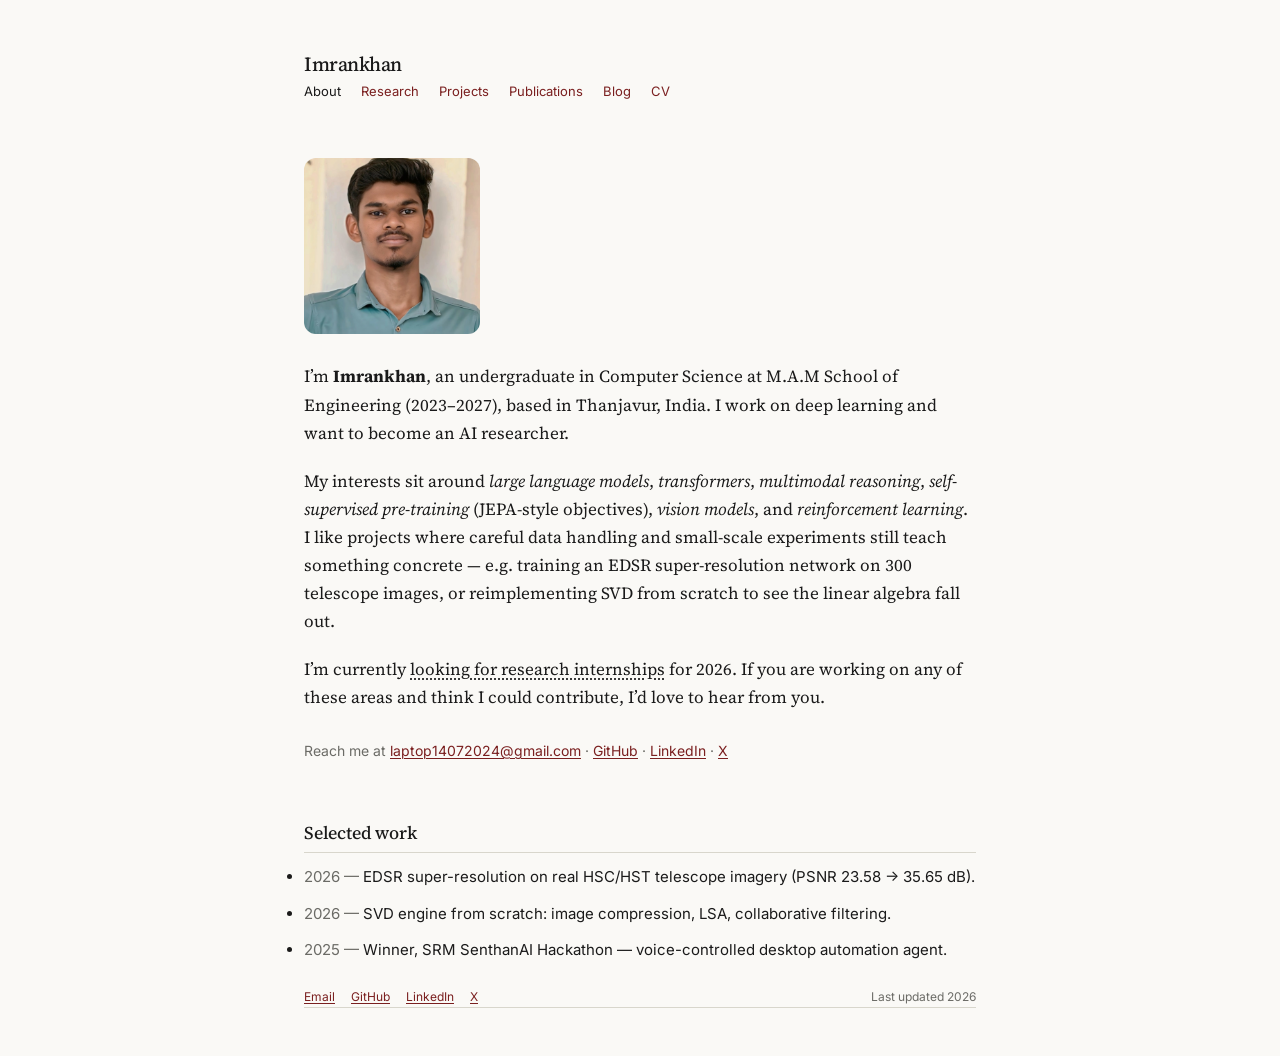
<file: index.html>
<!DOCTYPE html>
<html lang="en">
<head>
    <meta charset="UTF-8">
    <meta name="viewport" content="width=device-width, initial-scale=1.0">
    <title>About</title>
    <link rel="stylesheet" href="styles.css">
    <link rel="preconnect" href="https://fonts.googleapis.com">
    <link rel="preconnect" href="https://fonts.gstatic.com" crossorigin>
    <link href="https://fonts.googleapis.com/css2?family=Source+Serif+4:opsz,wght@8..60,400;8..60,500;8..60,600&family=Inter:wght@400;500&family=JetBrains+Mono:wght@400&display=swap" rel="stylesheet">
    <link rel="icon" href="my_code_imge.png" type="image/png">
    <link rel="canonical" href="https://imrancoder786.github.io/" />
    <meta name="google-site-verification" content="_39HEylc68mukIedmWVa5mtRYaAaUlFHjrxsLiXHopI" />

    <!-- Open Graph / LinkedIn / Facebook / WhatsApp -->
    <meta property="og:type" content="website">
    <meta property="og:title" content="About | Imrankhan">
    <meta property="og:description" content="Personal website and portfolio of Imrankhan.">
    <meta property="og:url" content="https://imrancoder786.github.io/">
    <meta property="og:image" content="https://imrancoder786.github.io/my_code_imge.png">

    <!-- Twitter / X Cards -->
    <meta name="twitter:card" content="summary_large_image">
    <meta name="twitter:title" content="About | Imrankhan">
    <meta name="twitter:description" content="Personal website and portfolio of Imrankhan.">
    <meta name="twitter:image" content="https://imrancoder786.github.io/my_code_imge.png">
</head>
<body>
    <div class="min-h-screen">
        <div class="layout-wrapper">
            <header></header>
            
            <main>
                <section class="space-y-5" id="bio-section">
                    <img
                    src="imrankhan.jpg"
                    alt="Imrankhan"
                    class="w-44 h-44 rounded-xl object-cover"
                    id="profile-img"
                    onerror="this.style.display='none';"
                    />
                </section>

                <section class="mt-14">
                    <h2 class="font-serif text-lg mb-3 pb-1 rule">Selected work</h2>
                    <ul class="space-y-3 font-sans text-[15px]" id="selected-work-list">
                        <!-- Selected works will be dynamically inserted here -->
                    </ul>
                </section>
            </main>
            
            <footer></footer>
        </div>
    </div>
    
    <script src="data.js"></script>
    <script src="layout.js"></script>
    <script>
        document.addEventListener("DOMContentLoaded", () => {
            const profile = window.PORTFOLIO_DATA.profile;
            const selectedWork = window.PORTFOLIO_DATA.selectedWork;
            
            // 1. Render Bio Paragraphs
            const bioSection = document.getElementById("bio-section");
            profile.bio.forEach(para => {
                const p = document.createElement("p");
                p.innerHTML = para;
                bioSection.appendChild(p);
            });

            // Add reach contact paragraph
            const contactP = document.createElement("p");
            contactP.className = "font-sans text-[14px] text-muted-foreground pt-2";
            contactP.innerHTML = `
                Reach me at <a href="mailto:${profile.email}">${profile.email}</a> · 
                <a href="${profile.github}" target="_blank" rel="noreferrer">GitHub</a> · 
                <a href="${profile.linkedin}" target="_blank" rel="noreferrer">LinkedIn</a> · 
                <a href="${profile.twitter}" target="_blank" rel="noreferrer">X</a>
            `;
            bioSection.appendChild(contactP);

            // 2. Render Selected Work
            const workList = document.getElementById("selected-work-list");
            selectedWork.forEach(item => {
                const li = document.createElement("li");
                li.innerHTML = `<span class="text-muted-foreground">${item.year} —</span> ${item.text}`;
                workList.appendChild(li);
            });
        });
    </script>
</body>
</html>
</file>
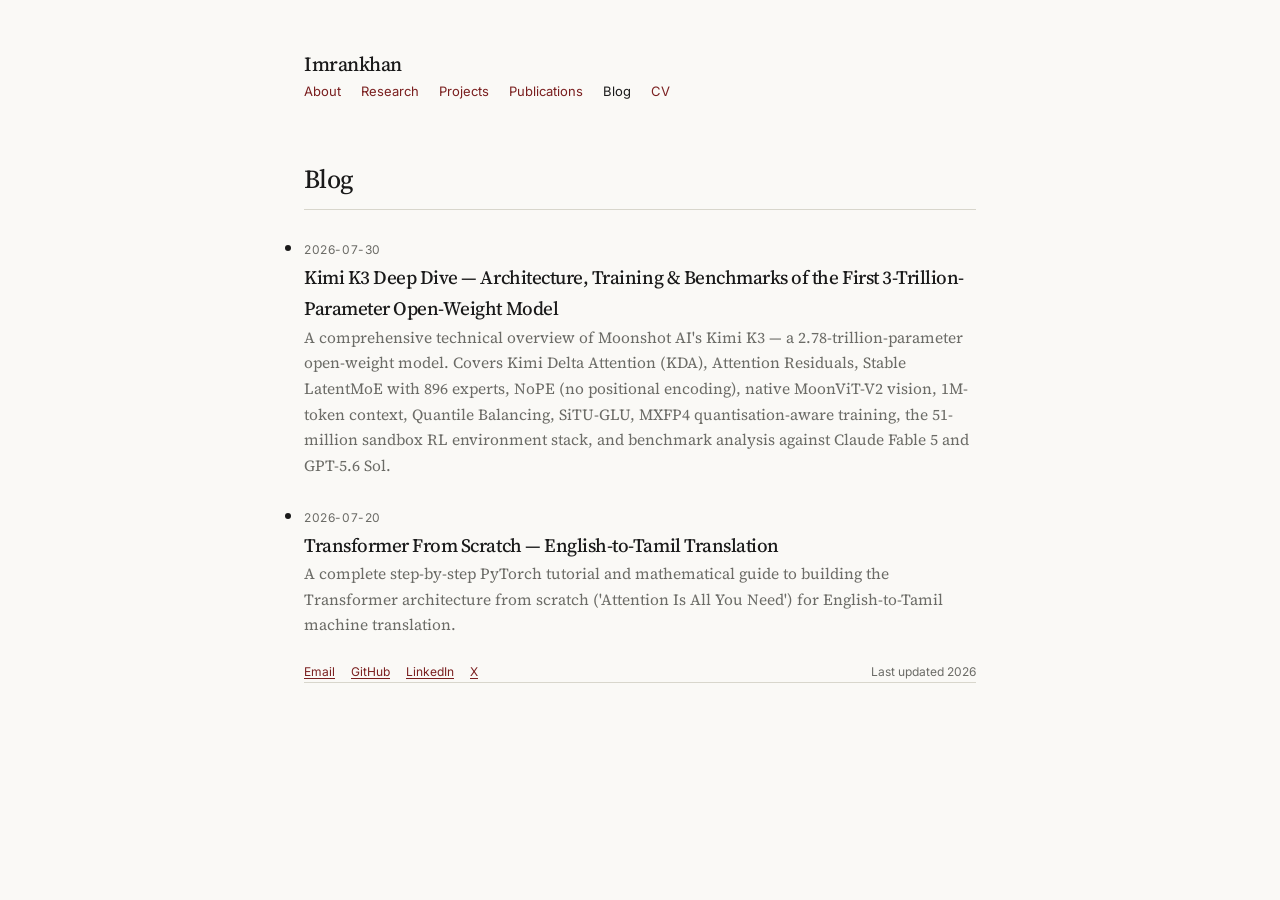
<file: blog.html>
<!DOCTYPE html>
<html lang="en">
<head>
    <meta charset="UTF-8">
    <meta name="viewport" content="width=device-width, initial-scale=1.0">
    <title>Blog</title>
    <link rel="stylesheet" href="styles.css">
    <link rel="preconnect" href="https://fonts.googleapis.com">
    <link rel="preconnect" href="https://fonts.gstatic.com" crossorigin>
    <link href="https://fonts.googleapis.com/css2?family=Source+Serif+4:opsz,wght@8..60,400;8..60,500;8..60,600&family=Inter:wght@400;500&family=JetBrains+Mono:wght@400&display=swap" rel="stylesheet">
    <link rel="icon" href="my_code_imge.png" type="image/png">
    <link rel="canonical" href="https://imrancoder786.github.io/blog.html">

    <!-- Open Graph / LinkedIn / Facebook / WhatsApp -->
    <meta property="og:type" content="website">
    <meta property="og:title" content="Blog | Imrankhan">
    <meta property="og:description" content="Blog and articles by Imrankhan.">
    <meta property="og:url" content="https://imrancoder786.github.io/blog.html">
    <meta property="og:image" content="https://imrancoder786.github.io/my_code_imge.png">

    <!-- Twitter / X Cards -->
    <meta name="twitter:card" content="summary_large_image">
    <meta name="twitter:title" content="Blog | Imrankhan">
    <meta name="twitter:description" content="Blog and articles by Imrankhan.">
    <meta name="twitter:image" content="https://imrancoder786.github.io/my_code_imge.png">
</head>
<body>
    <div class="min-h-screen">
        <div class="layout-wrapper">
            <header></header>
            
            <main>
                <h1 class="text-[26px] font-medium tracking-tight mb-6 pb-2 rule">Blog</h1>
                <div id="blog-container">
                    <!-- Blog posts will be dynamically inserted here -->
                </div>
            </main>
            
            <footer></footer>
        </div>
    </div>
    
    <script src="data.js"></script>
    <script src="layout.js"></script>
    <script>
        document.addEventListener("DOMContentLoaded", () => {
            const posts = window.PORTFOLIO_DATA.posts;
            const container = document.getElementById("blog-container");
            
            if (!posts || posts.length === 0) {
                container.innerHTML = `
                    <p class="text-muted-foreground">
                        No posts yet. Notes on papers I’m reading and experiments I’m running
                        will land here.
                    </p>
                `;
                return;
            }

            const ul = document.createElement("ul");
            ul.className = "space-y-6";

            posts.forEach(p => {
                const li = document.createElement("li");
                
                li.innerHTML = `
                    <div class="font-sans text-[12px] text-muted-foreground uppercase tracking-wide">
                        ${p.date}
                    </div>
                    <a href="blog-post.html?post=${p.slug}" class="font-serif text-[19px] logo hover:!underline" style="font-size: 19px; display: inline-block; margin-top: 2px;">
                        ${p.title}
                    </a>
                    <p class="text-[15.5px] text-muted-foreground mt-1">${p.summary}</p>
                `;
                ul.appendChild(li);
            });
            container.appendChild(ul);
        });
    </script>
</body>
</html>
</file>
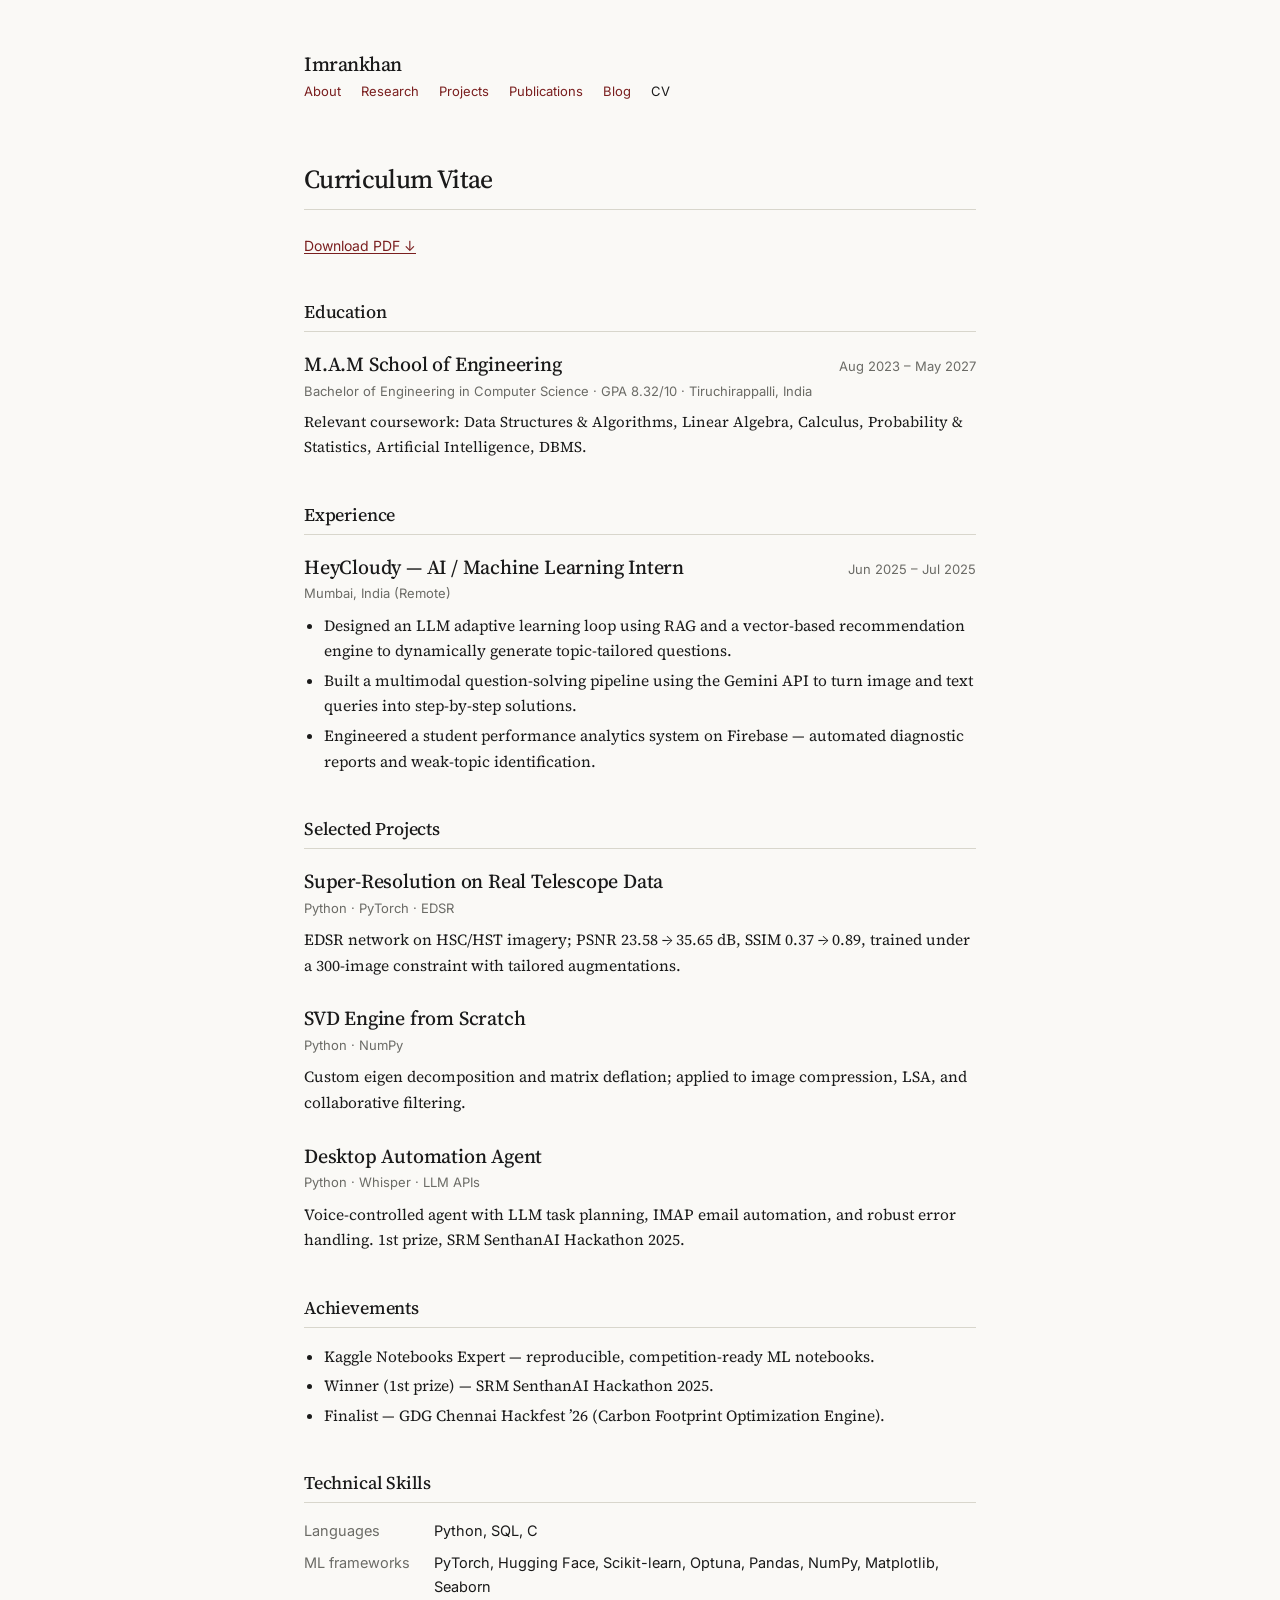
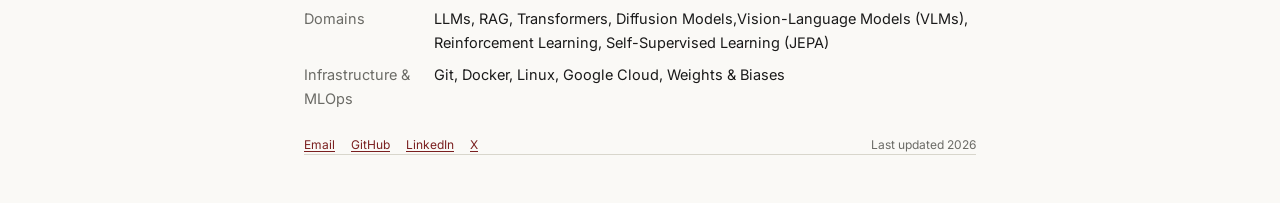
<file: cv.html>
<!DOCTYPE html>
<html lang="en">
<head>
    <meta charset="UTF-8">
    <meta name="viewport" content="width=device-width, initial-scale=1.0">
    <title>CV</title>
    <link rel="stylesheet" href="styles.css">
    <link rel="preconnect" href="https://fonts.googleapis.com">
    <link rel="preconnect" href="https://fonts.gstatic.com" crossorigin>
    <link href="https://fonts.googleapis.com/css2?family=Source+Serif+4:opsz,wght@8..60,400;8..60,500;8..60,600&family=Inter:wght@400;500&family=JetBrains+Mono:wght@400&display=swap" rel="stylesheet">
    <link rel="icon" href="my_code_imge.png" type="image/png">
    <link rel="canonical" href="https://imrancoder786.github.io/cv.html">

    <!-- Open Graph / LinkedIn / Facebook / WhatsApp -->
    <meta property="og:type" content="website">
    <meta property="og:title" content="CV | Imrankhan">
    <meta property="og:description" content="Curriculum Vitae of Imrankhan.">
    <meta property="og:url" content="https://imrancoder786.github.io/cv.html">
    <meta property="og:image" content="https://imrancoder786.github.io/my_code_imge.png">

    <!-- Twitter / X Cards -->
    <meta name="twitter:card" content="summary_large_image">
    <meta name="twitter:title" content="CV | Imrankhan">
    <meta name="twitter:description" content="Curriculum Vitae of Imrankhan.">
    <meta name="twitter:image" content="https://imrancoder786.github.io/my_code_imge.png">
</head>
<body>
    <div class="min-h-screen">
        <div class="layout-wrapper">
            <header></header>
            
            <main>
                <h1 class="text-[26px] font-medium tracking-tight mb-6 pb-2 rule">Curriculum Vitae</h1>
                <p class="font-sans text-[14px] text-muted-foreground mb-8">
                    <a href="imrankhan-cv.pdf" target="_blank" rel="noreferrer">
                        Download PDF ↓
                    </a>
                </p>

                <!-- Education Section -->
                <section class="mt-10">
                    <h2 class="font-serif text-lg mb-4 pb-1 rule">Education</h2>
                    <div class="space-y-6">
                        <div>
                            <div class="flex flex-wrap items-baseline justify-between gap-x-4">
                                <h3 class="font-serif text-[18px]">M.A.M School of Engineering</h3>
                                <span class="font-sans text-[13px] text-muted-foreground">Aug 2023 – May 2027</span>
                            </div>
                            <div class="font-sans text-[13px] text-muted-foreground mb-2">
                                Bachelor of Engineering in Computer Science · GPA 8.32/10 · Tiruchirappalli, India
                            </div>
                            <p class="text-[15px]">
                                Relevant coursework: Data Structures &amp; Algorithms, Linear Algebra, Calculus, Probability &amp; Statistics, Artificial Intelligence, DBMS.
                            </p>
                        </div>
                    </div>
                </section>

                <!-- Experience Section -->
                <section class="mt-10">
                    <h2 class="font-serif text-lg mb-4 pb-1 rule">Experience</h2>
                    <div class="space-y-6">
                        <div>
                            <div class="flex flex-wrap items-baseline justify-between gap-x-4">
                                <h3 class="font-serif text-[18px]">HeyCloudy — AI / Machine Learning Intern</h3>
                                <span class="font-sans text-[13px] text-muted-foreground">Jun 2025 – Jul 2025</span>
                            </div>
                            <div class="font-sans text-[13px] text-muted-foreground mb-2">Mumbai, India (Remote)</div>
                            <ul class="list-disc pl-5 space-y-1 text-[15.5px]">
                                <li>
                                    Designed an LLM adaptive learning loop using RAG and a vector-based recommendation engine to dynamically generate topic-tailored questions.
                                </li>
                                <li>
                                    Built a multimodal question-solving pipeline using the Gemini API to turn image and text queries into step-by-step solutions.
                                </li>
                                <li>
                                    Engineered a student performance analytics system on Firebase — automated diagnostic reports and weak-topic identification.
                                </li>
                            </ul>
                        </div>
                    </div>
                </section>

                <!-- Selected Projects Section -->
                <section class="mt-10">
                    <h2 class="font-serif text-lg mb-4 pb-1 rule">Selected Projects</h2>
                    <div class="space-y-6">
                        <div>
                            <div class="flex flex-wrap items-baseline justify-between gap-x-4">
                                <h3 class="font-serif text-[18px]">Super-Resolution on Real Telescope Data</h3>
                            </div>
                            <div class="font-sans text-[13px] text-muted-foreground mb-2">Python · PyTorch · EDSR</div>
                            <p class="text-[15.5px]">
                                EDSR network on HSC/HST imagery; PSNR 23.58 → 35.65 dB, SSIM 0.37 → 0.89, trained under a 300-image constraint with tailored augmentations.
                            </p>
                        </div>
                        <div>
                            <div class="flex flex-wrap items-baseline justify-between gap-x-4">
                                <h3 class="font-serif text-[18px]">SVD Engine from Scratch</h3>
                            </div>
                            <div class="font-sans text-[13px] text-muted-foreground mb-2">Python · NumPy</div>
                            <p class="text-[15.5px]">
                                Custom eigen decomposition and matrix deflation; applied to image compression, LSA, and collaborative filtering.
                            </p>
                        </div>
                        <div>
                            <div class="flex flex-wrap items-baseline justify-between gap-x-4">
                                <h3 class="font-serif text-[18px]">Desktop Automation Agent</h3>
                            </div>
                            <div class="font-sans text-[13px] text-muted-foreground mb-2">Python · Whisper · LLM APIs</div>
                            <p class="text-[15.5px]">
                                Voice-controlled agent with LLM task planning, IMAP email automation, and robust error handling. 1st prize, SRM SenthanAI Hackathon 2025.
                            </p>
                        </div>
                    </div>
                </section>

                <!-- Achievements Section -->
                <section class="mt-10">
                    <h2 class="font-serif text-lg mb-4 pb-1 rule">Achievements</h2>
                    <div class="space-y-6">
                        <ul class="list-disc pl-5 space-y-1 text-[15.5px]">
                            <li>Kaggle Notebooks Expert — reproducible, competition-ready ML notebooks.</li>
                            <li>Winner (1st prize) — SRM SenthanAI Hackathon 2025.</li>
                            <li>Finalist — GDG Chennai Hackfest ’26 (Carbon Footprint Optimization Engine).</li>
                        </ul>
                    </div>
                </section>

                <!-- Technical Skills Section -->
                <section class="mt-10">
                    <h2 class="font-serif text-lg mb-4 pb-1 rule">Technical Skills</h2>
                    <div class="space-y-6">
                        <dl class="grid grid-cols-[130px_1fr] gap-y-2 font-sans text-[14.5px]">
                            <dt class="text-muted-foreground">Languages</dt>
                            <dd>Python, SQL, C</dd>
                            <dt class="text-muted-foreground">ML frameworks</dt>
                            <dd>PyTorch, Hugging Face, Scikit-learn, Optuna, Pandas, NumPy, Matplotlib, Seaborn</dd>
                            <dt class="text-muted-foreground">Domains</dt>
                            <dd>LLMs, RAG, Transformers, Diffusion Models,Vision-Language Models (VLMs), Reinforcement Learning, Self-Supervised Learning (JEPA)</dd>
                            <dt class="text-muted-foreground">Infrastructure & MLOps</dt>
                            <dd>Git, Docker, Linux, Google Cloud, Weights &amp; Biases</dd>
                        </dl>
                    </div>
                </section>
            </main>
            
            <footer></footer>
        </div>
    </div>
    
    <script src="data.js"></script>
    <script src="layout.js"></script>
</body>
</html>
</file>
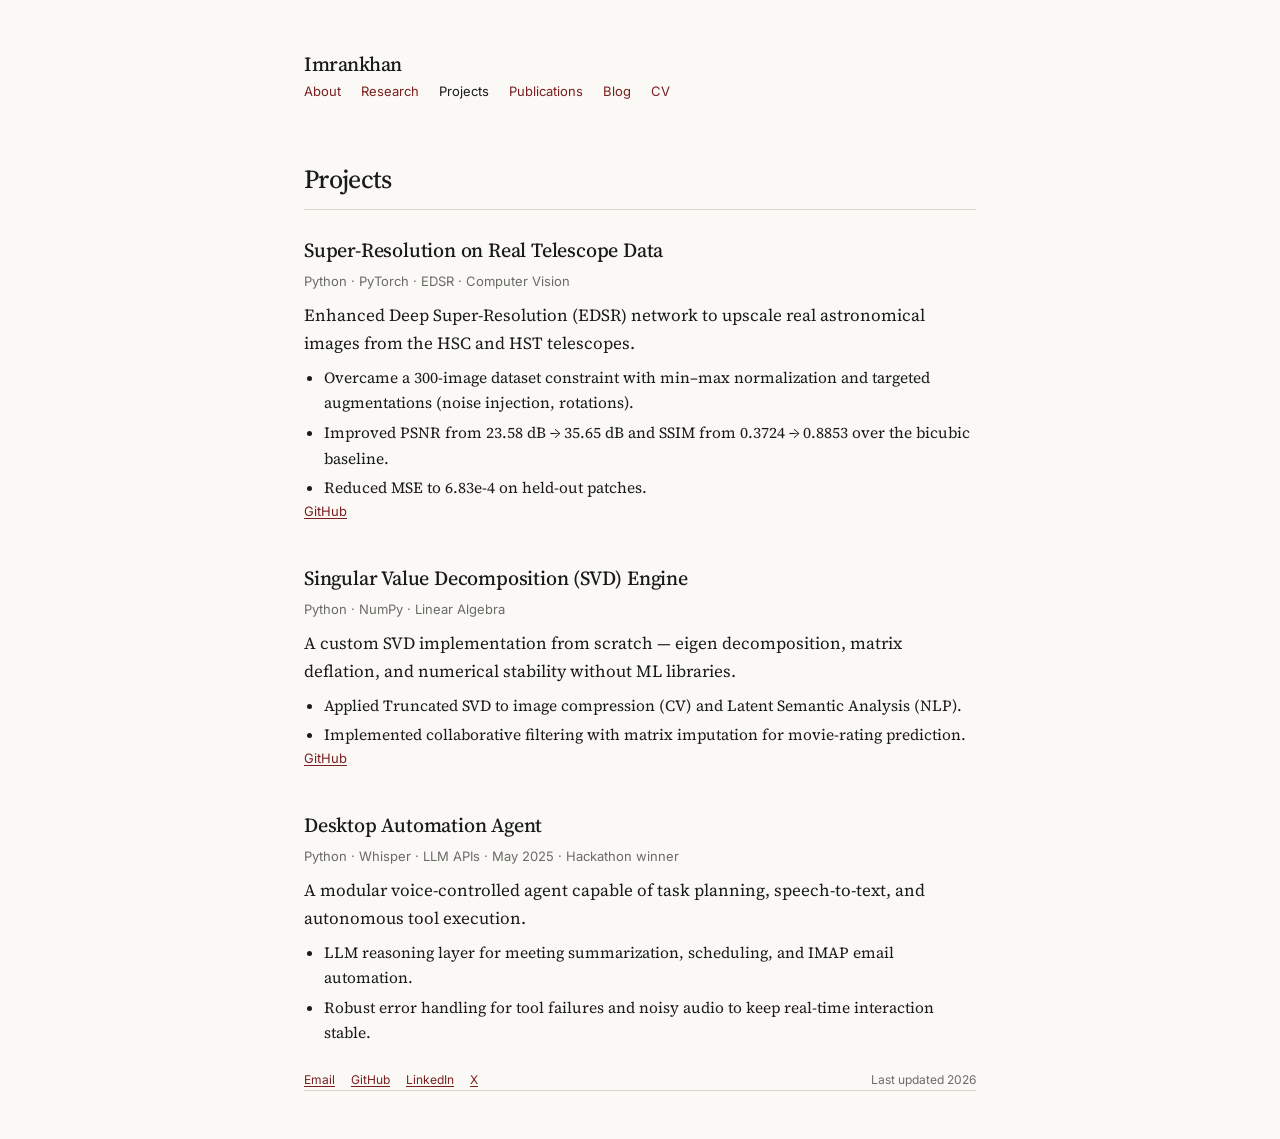
<file: projects.html>
<!DOCTYPE html>
<html lang="en">
<head>
    <meta charset="UTF-8">
    <meta name="viewport" content="width=device-width, initial-scale=1.0">
    <title>Projects</title>
    <link rel="stylesheet" href="styles.css">
    <link rel="preconnect" href="https://fonts.googleapis.com">
    <link rel="preconnect" href="https://fonts.gstatic.com" crossorigin>
    <link href="https://fonts.googleapis.com/css2?family=Source+Serif+4:opsz,wght@8..60,400;8..60,500;8..60,600&family=Inter:wght@400;500&family=JetBrains+Mono:wght@400&display=swap" rel="stylesheet">
    <link rel="icon" href="my_code_imge.png" type="image/png">
    <link rel="canonical" href="https://imrancoder786.github.io/projects.html">

    <!-- Open Graph / LinkedIn / Facebook / WhatsApp -->
    <meta property="og:type" content="website">
    <meta property="og:title" content="Projects | Imrankhan">
    <meta property="og:description" content="Projects and portfolio by Imrankhan.">
    <meta property="og:url" content="https://imrancoder786.github.io/projects.html">
    <meta property="og:image" content="https://imrancoder786.github.io/my_code_imge.png">

    <!-- Twitter / X Cards -->
    <meta name="twitter:card" content="summary_large_image">
    <meta name="twitter:title" content="Projects | Imrankhan">
    <meta name="twitter:description" content="Projects and portfolio by Imrankhan.">
    <meta name="twitter:image" content="https://imrancoder786.github.io/my_code_imge.png">
</head>
<body>
    <div class="min-h-screen">
        <div class="layout-wrapper">
            <header></header>
            
            <main>
                <h1 class="text-[26px] font-medium tracking-tight mb-6 pb-2 rule">Projects</h1>
                <div class="space-y-10" id="projects-list">
                    <!-- Projects will be dynamically inserted here -->
                </div>
            </main>
            
            <footer></footer>
        </div>
    </div>
    
    <script src="data.js"></script>
    <script src="layout.js"></script>
    <script>
        document.addEventListener("DOMContentLoaded", () => {
            const projects = window.PORTFOLIO_DATA.projects;
            const container = document.getElementById("projects-list");
            
            if (projects.length === 0) {
                container.innerHTML = '<p class="text-muted-foreground">No projects listed yet.</p>';
                return;
            }

            projects.forEach(p => {
                const article = document.createElement("article");
                
                // Stack and Date line
                const metadataText = p.date ? `${p.stack} · ${p.date}` : p.stack;
                
                // Bullets list
                let bulletsHtml = "";
                if (p.bullets && p.bullets.length > 0) {
                    bulletsHtml = `<ul class="list-disc pl-5 space-y-1 text-[15.5px]">`;
                    p.bullets.forEach(b => {
                        bulletsHtml += `<li>${b}</li>`;
                    });
                    bulletsHtml += `</ul>`;
                }

                // Links
                let linksHtml = "";
                if (p.links && p.links.length > 0) {
                    linksHtml = `<div class="font-sans text-[13px] mt-2">`;
                    p.links.forEach((l, idx) => {
                        if (idx > 0) linksHtml += " · ";
                        linksHtml += `<a href="${l.href}" target="_blank" rel="noreferrer">${l.label}</a>`;
                    });
                    linksHtml += `</div>`;
                }

                article.innerHTML = `
                    <h3 class="font-serif text-[20px] mb-1">${p.title}</h3>
                    <div class="font-sans text-[13px] text-muted-foreground mb-2">${metadataText}</div>
                    <p class="mb-2">${p.summary}</p>
                    ${bulletsHtml}
                    ${linksHtml}
                `;
                
                container.appendChild(article);
            });
        });
    </script>
</body>
</html>
</file>
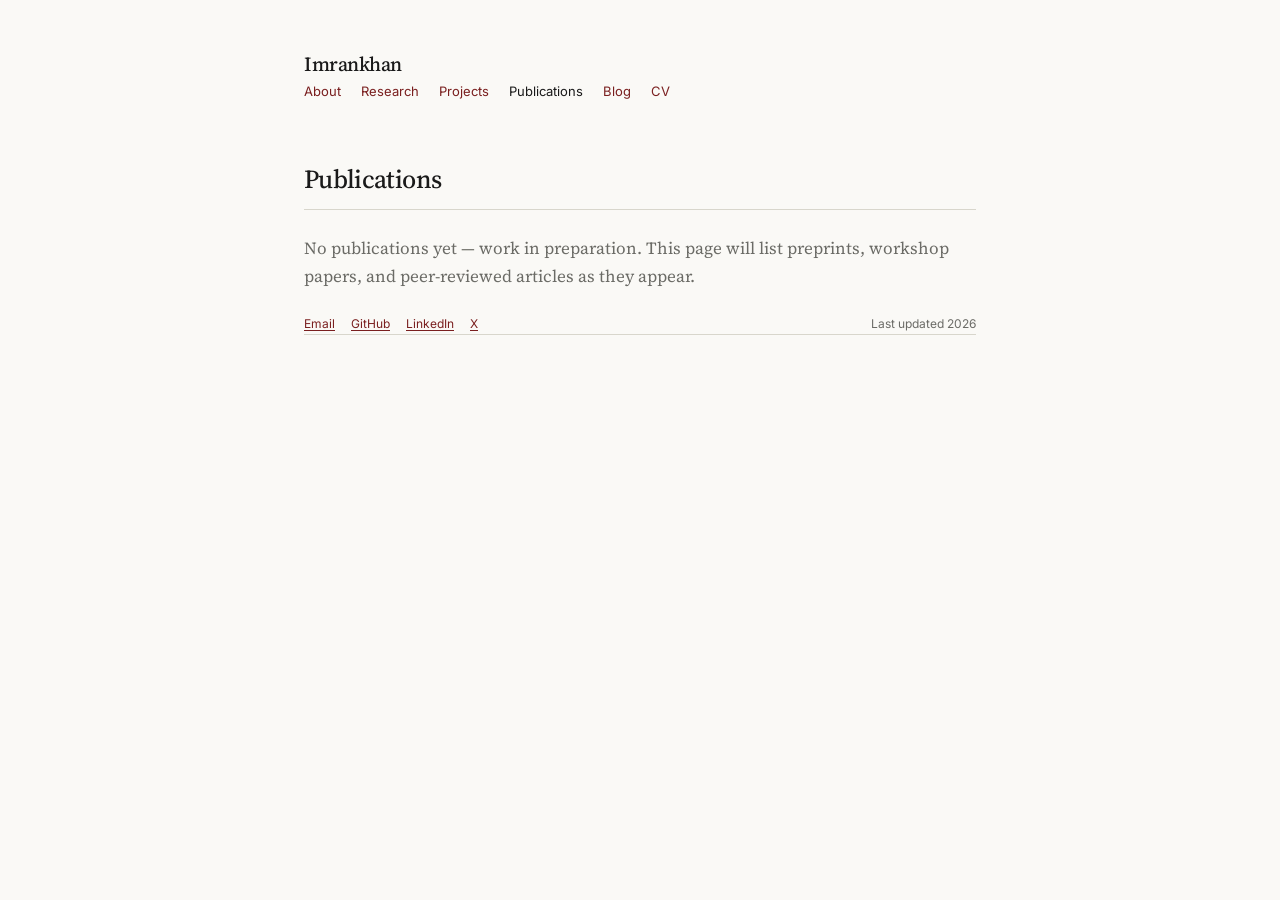
<file: publications.html>
<!DOCTYPE html>
<html lang="en">
<head>
    <meta charset="UTF-8">
    <meta name="viewport" content="width=device-width, initial-scale=1.0">
    <title>Publications</title>
    <link rel="stylesheet" href="styles.css">
    <link rel="preconnect" href="https://fonts.googleapis.com">
    <link rel="preconnect" href="https://fonts.gstatic.com" crossorigin>
    <link href="https://fonts.googleapis.com/css2?family=Source+Serif+4:opsz,wght@8..60,400;8..60,500;8..60,600&family=Inter:wght@400;500&family=JetBrains+Mono:wght@400&display=swap" rel="stylesheet">
    <link rel="icon" href="my_code_imge.png" type="image/png">
    <link rel="canonical" href="https://imrancoder786.github.io/publications.html">

    <!-- Open Graph / LinkedIn / Facebook / WhatsApp -->
    <meta property="og:type" content="website">
    <meta property="og:title" content="Publications | Imrankhan">
    <meta property="og:description" content="Research publications by Imrankhan.">
    <meta property="og:url" content="https://imrancoder786.github.io/publications.html">
    <meta property="og:image" content="https://imrancoder786.github.io/my_code_imge.png">

    <!-- Twitter / X Cards -->
    <meta name="twitter:card" content="summary_large_image">
    <meta name="twitter:title" content="Publications | Imrankhan">
    <meta name="twitter:description" content="Research publications by Imrankhan.">
    <meta name="twitter:image" content="https://imrancoder786.github.io/my_code_imge.png">
</head>
<body>
    <div class="min-h-screen">
        <div class="layout-wrapper">
            <header></header>
            
            <main>
                <h1 class="text-[26px] font-medium tracking-tight mb-6 pb-2 rule">Publications</h1>
                <div id="publications-container">
                    <!-- Publications will be dynamically inserted here -->
                </div>
            </main>
            
            <footer></footer>
        </div>
    </div>
    
    <script src="data.js"></script>
    <script src="layout.js"></script>
    <script>
        document.addEventListener("DOMContentLoaded", () => {
            const publications = window.PORTFOLIO_DATA.publications;
            const container = document.getElementById("publications-container");
            
            if (!publications || publications.length === 0) {
                container.innerHTML = `
                    <p class="text-muted-foreground">
                        No publications yet — work in preparation. This page will list preprints,
                        workshop papers, and peer-reviewed articles as they appear.
                    </p>
                `;
                return;
            }

            const ol = document.createElement("ol");
            ol.className = "space-y-6 list-decimal pl-5";

            publications.forEach(p => {
                const li = document.createElement("li");
                
                // Links rendering
                let linksHtml = "";
                if (p.links && p.links.length > 0) {
                    linksHtml = `<div class="font-sans text-[13px] mt-1">`;
                    p.links.forEach((l, idx) => {
                        if (idx > 0) linksHtml += " · ";
                        linksHtml += `<a href="${l.href}" target="_blank" rel="noreferrer">${l.label}</a>`;
                    });
                    linksHtml += `</div>`;
                }

                // Note rendering
                const noteHtml = p.note ? `<p class="mt-1 text-[15px]">${p.note}</p>` : "";

                li.innerHTML = `
                    <div class="font-serif text-[18px]">${p.title}</div>
                    <div class="font-sans text-[14px] text-muted-foreground">
                        ${p.authors}. <em>${p.venue}</em>, ${p.year}.
                    </div>
                    ${noteHtml}
                    ${linksHtml}
                `;
                ol.appendChild(li);
            });
            container.appendChild(ol);
        });
    </script>
</body>
</html>
</file>
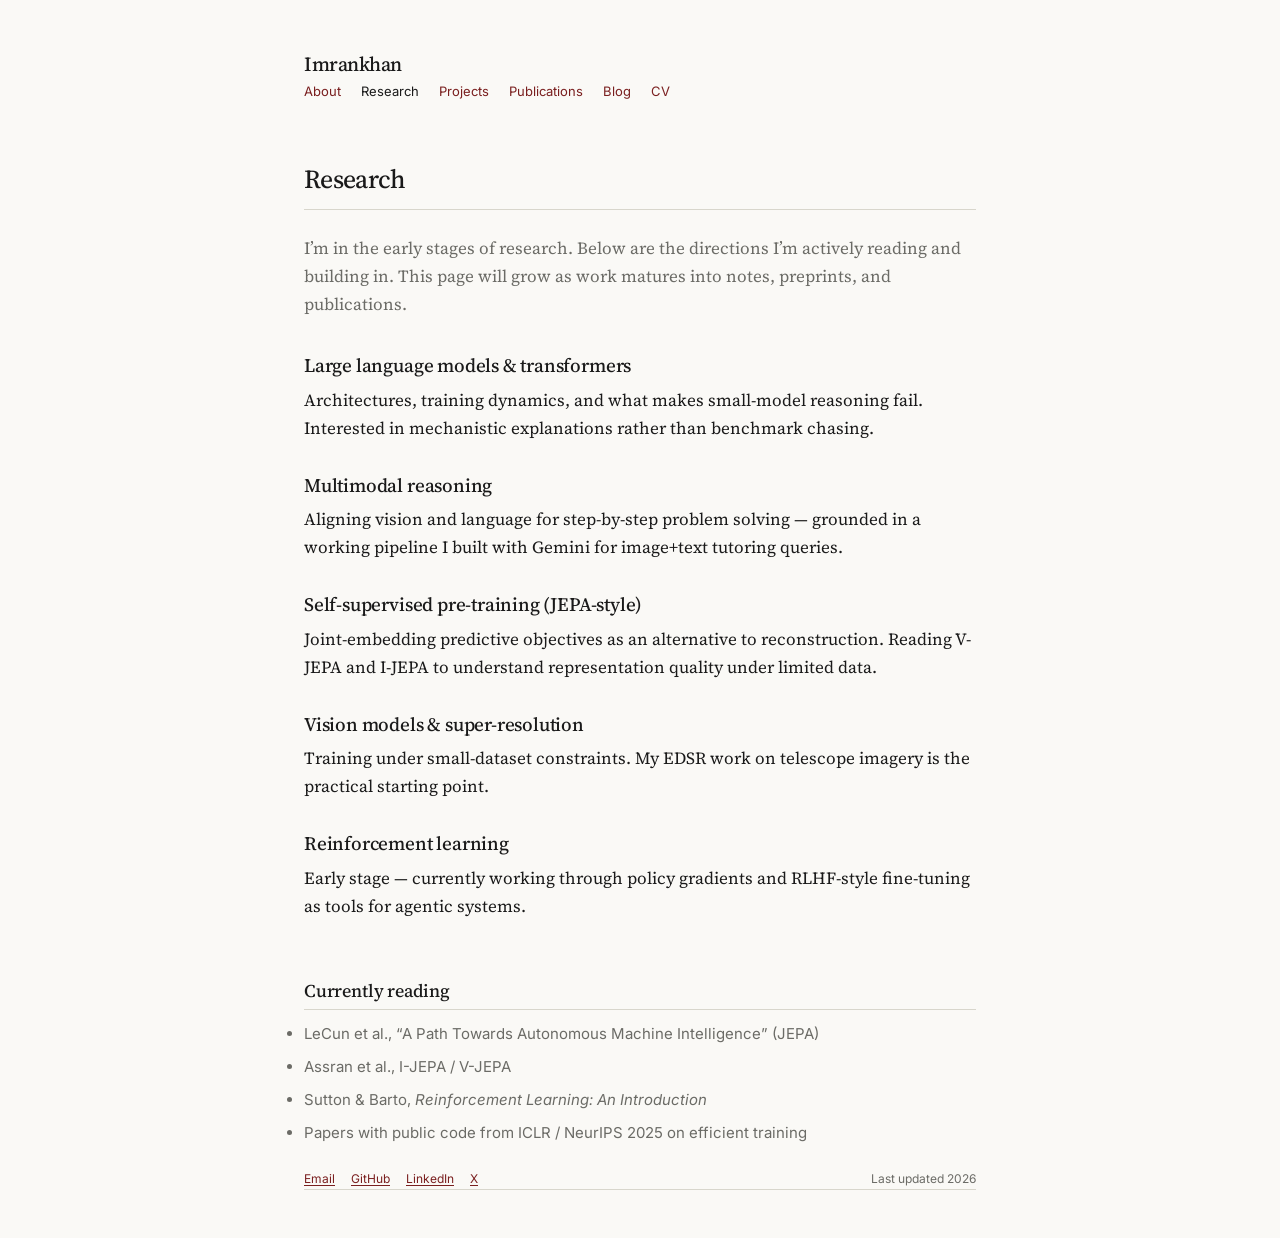
<file: research.html>
<!DOCTYPE html>
<html lang="en">
<head>
    <meta charset="UTF-8">
    <meta name="viewport" content="width=device-width, initial-scale=1.0">
    <title>Research</title>
    <link rel="stylesheet" href="styles.css">
    <link rel="preconnect" href="https://fonts.googleapis.com">
    <link rel="preconnect" href="https://fonts.gstatic.com" crossorigin>
    <link href="https://fonts.googleapis.com/css2?family=Source+Serif+4:opsz,wght@8..60,400;8..60,500;8..60,600&family=Inter:wght@400;500&family=JetBrains+Mono:wght@400&display=swap" rel="stylesheet">
    <link rel="icon" href="my_code_imge.png" type="image/png">
    <link rel="canonical" href="https://imrancoder786.github.io/research.html">

    <!-- Open Graph / LinkedIn / Facebook / WhatsApp -->
    <meta property="og:type" content="website">
    <meta property="og:title" content="Research | Imrankhan">
    <meta property="og:description" content="AI and machine learning research by Imrankhan.">
    <meta property="og:url" content="https://imrancoder786.github.io/research.html">
    <meta property="og:image" content="https://imrancoder786.github.io/my_code_imge.png">

    <!-- Twitter / X Cards -->
    <meta name="twitter:card" content="summary_large_image">
    <meta name="twitter:title" content="Research | Imrankhan">
    <meta name="twitter:description" content="AI and machine learning research by Imrankhan.">
    <meta name="twitter:image" content="https://imrancoder786.github.io/my_code_imge.png">
</head>
<body>
    <div class="min-h-screen">
        <div class="layout-wrapper">
            <header></header>
            
            <main>
                <h1 class="text-[26px] font-medium tracking-tight mb-6 pb-2 rule">Research</h1>
                <p class="text-muted-foreground mb-8" id="research-intro">
                    <!-- Intro will be dynamically inserted here -->
                </p>

                <div class="space-y-7" id="interests-list">
                    <!-- Research interests will be dynamically inserted here -->
                </div>

                <section class="mt-14">
                    <h2 class="font-serif text-lg mb-3 pb-1 rule">Currently reading</h2>
                    <ul class="font-sans text-[15px] space-y-2 text-muted-foreground" id="reading-list">
                        <!-- Reading list items will be dynamically inserted here -->
                    </ul>
                </section>
            </main>
            
            <footer></footer>
        </div>
    </div>
    
    <script src="data.js"></script>
    <script src="layout.js"></script>
    <script>
        document.addEventListener("DOMContentLoaded", () => {
            const research = window.PORTFOLIO_DATA.research;
            
            // 1. Render Intro
            document.getElementById("research-intro").textContent = research.intro;
            
            // 2. Render Interests
            const interestsList = document.getElementById("interests-list");
            research.interests.forEach(interest => {
                const div = document.createElement("div");
                div.innerHTML = `
                    <h3 class="font-serif text-[19px] mb-1">${interest.title}</h3>
                    <p>${interest.body}</p>
                `;
                interestsList.appendChild(div);
            });

            // 3. Render Reading List
            const readingList = document.getElementById("reading-list");
            research.readingList.forEach(book => {
                const li = document.createElement("li");
                li.innerHTML = book;
                readingList.appendChild(li);
            });
        });
    </script>
</body>
</html>
</file>
<file: styles.css>
/* CSS Design System for Personal Research Portfolio */
/* Recreates the styling from the original site without build dependencies */

:root {
  --background: #faf9f6;
  --foreground: #1a1a1a;
  --muted: #f0efe9;
  --muted-foreground: #6b6b66;
  --accent: #7a1f1f;
  --border: #e5e3db;
  --rule: #d8d6cc;
  
  --font-serif: "Source Serif 4", "Source Serif Pro", Georgia, serif;
  --font-sans: "Inter", ui-sans-serif, system-ui, sans-serif;
  --font-mono: "JetBrains Mono", ui-monospace, monospace;
}

/* Base Styles */
html {
  font-family: var(--font-serif);
  color: var(--foreground);
  background: var(--background);
  -webkit-font-smoothing: antialiased;
  text-rendering: optimizeLegibility;
  scroll-behavior: smooth;
}

body {
  background: var(--background);
  color: var(--foreground);
  font-size: 17px;
  line-height: 1.65;
  margin: 0;
  padding: 0;
}

a {
  color: var(--accent);
  text-decoration: underline;
  text-decoration-thickness: 1px;
  text-underline-offset: 2px;
}

a:hover {
  color: var(--foreground);
}

h1, h2, h3, h4 {
  font-family: var(--font-serif);
  font-weight: 500;
  letter-spacing: -0.01em;
  color: var(--foreground);
  margin-top: 0;
  margin-bottom: 0;
}

code, pre, .font-mono {
  font-family: var(--font-mono);
  font-size: 0.9em;
}

/* Layout Utilities */
.min-h-screen {
  min-height: 100vh;
}

.layout-wrapper {
  margin-left: auto;
  margin-right: auto;
  max-width: 720px;
  padding: 3rem 1.5rem;
  box-sizing: border-box;
}

/* Navigation logo & links */
.logo {
  color: var(--foreground) !important;
  text-decoration: none !important;
  font-family: var(--font-serif);
  font-size: 1.25rem; /* text-xl */
  font-weight: 500;
  letter-spacing: -0.025em; /* tracking-tight */
}

.nav-link {
  text-decoration: none !important;
  color: var(--accent) !important;
  font-size: 13px; /* text-[13px] */
}

.nav-link:hover,
.nav-link.active {
  color: var(--foreground) !important;
}

/* Spacing Utilities */
.mb-14 { margin-bottom: 3.5rem; }
.mt-14 { margin-top: 3.5rem; }
.mt-10 { margin-top: 2.5rem; }
.mt-12 { margin-top: 3rem; }
.mb-8  { margin-bottom: 2rem; }
.mb-6  { margin-bottom: 1.5rem; }
.mb-4  { margin-bottom: 1rem; }
.mb-3  { margin-bottom: 0.75rem; }
.mb-2  { margin-bottom: 0.5rem; }
.mb-1  { margin-bottom: 0.25rem; }
.pb-1  { padding-bottom: 0.25rem; }
.pb-2  { padding-bottom: 0.5rem; }
.pt-2  { padding-top: 0.5rem; }
.pt-6  { padding-top: 1.5rem; }

.space-y-1 > * + * { margin-top: 0.25rem; }
.space-y-2 > * + * { margin-top: 0.5rem; }
.space-y-3 > * + * { margin-top: 0.75rem; }
.space-y-5 > * + * { margin-top: 1.25rem; }
.space-y-6 > * + * { margin-top: 1.5rem; }
.space-y-7 > * + * { margin-top: 1.75rem; }
.space-y-10 > * + * { margin-top: 2.5rem; }

/* Text Utilities */
.font-sans { font-family: var(--font-sans); }
.font-mono { font-family: var(--font-mono); }
.font-medium { font-weight: 500; }
.text-muted-foreground { color: var(--muted-foreground); }
.text-xl { font-size: 1.25rem; }
.text-lg { font-size: 1.125rem; }
.text-\[12px\] { font-size: 12px; }
.text-\[13px\] { font-size: 13px; }
.text-\[14px\] { font-size: 14px; }
.text-\[14\.5px\] { font-size: 14.5px; }
.text-\[15px\] { font-size: 15px; }
.text-\[15\.5px\] { font-size: 15.5px; }
.text-\[19px\] { font-size: 19px; }
.text-\[20px\] { font-size: 20px; }
.text-\[26px\] { font-size: 26px; }
.text-\[28px\] { font-size: 28px; }
.tracking-tight { letter-spacing: -0.025em; }
.tracking-wide { letter-spacing: 0.05em; }
.uppercase { text-transform: uppercase; }

/* Border rules & decorators */
.rule {
  border-bottom: 1px solid var(--rule);
}

.dotted-underline {
  text-decoration: underline;
  text-decoration-style: dotted;
  text-underline-offset: 4px;
}

/* Element wrappers */
.w-44 { width: 11rem; }
.h-44 { height: 11rem; }
.rounded-xl { border-radius: 0.75rem; }
.object-cover { object-fit: cover; }

/* Flex & Grid layouts */
.flex { display: flex; }
.flex-wrap { flex-wrap: wrap; }
.items-baseline { align-items: baseline; }
.justify-between { justify-content: space-between; }
.gap-x-5 { column-gap: 1.25rem; }
.gap-x-4 { column-gap: 1rem; }
.gap-y-1 { row-gap: 0.25rem; }
.gap-y-2 { row-gap: 0.5rem; }
.ml-auto { margin-left: auto; }

.grid { display: grid; }
.grid-cols-\[130px_1fr\] { grid-template-columns: 130px 1fr; }

.list-disc { list-style-type: disc; }
.list-decimal { list-style-type: decimal; }
.pl-5 { padding-left: 1.25rem; }

/* CSS Reset and default overrides */
p {
  margin-top: 0;
  margin-bottom: 0;
}
ul, ol {
  margin-top: 0;
  margin-bottom: 0;
  padding-left: 0;
}
dl {
  margin: 0;
}
dt {
  font-weight: normal;
}
dd {
  margin-left: 0;
}
li {
  padding-left: 0;
}

/* Markdown Post Typography Styling */
.markdown-body p {
  margin-top: 1rem;
  margin-bottom: 1rem;
  line-height: 1.7;
}

.markdown-body h1, .markdown-body h2, .markdown-body h3, .markdown-body h4 {
  margin-top: 2rem;
  margin-bottom: 0.75rem;
  font-weight: 500;
  line-height: 1.3;
}

.markdown-body h1 { font-size: 1.5rem; }
.markdown-body h2 { font-size: 1.3rem; border-bottom: 1px solid var(--border); padding-bottom: 0.3rem; }
.markdown-body h3 { font-size: 1.15rem; }
.markdown-body h4 { font-size: 1rem; }

.markdown-body ul {
  list-style-type: disc;
  padding-left: 1.5rem;
  margin-top: 0.75rem;
  margin-bottom: 0.75rem;
}

.markdown-body ol {
  list-style-type: decimal;
  padding-left: 1.5rem;
  margin-top: 0.75rem;
  margin-bottom: 0.75rem;
}

.markdown-body li {
  margin-bottom: 0.4rem;
}

.markdown-body blockquote {
  margin: 1.25rem 0;
  padding: 0.5rem 1rem;
  color: var(--muted-foreground);
  border-left: 3px solid var(--accent);
  background: var(--muted);
  border-radius: 0 4px 4px 0;
}

.markdown-body p code,
.markdown-body li code {
  background-color: var(--muted);
  color: var(--accent);
  padding: 0.15em 0.4em;
  border-radius: 4px;
  font-family: var(--font-mono);
  font-size: 0.88em;
}

.markdown-body pre {
  background-color: #1e1e1e !important;
  color: #d4d4d4;
  border: 1px solid #333333;
  padding: 1.2rem;
  border-radius: 8px;
  overflow-x: auto;
  margin: 1.5rem 0;
  font-family: var(--font-mono);
  font-size: 0.9em;
  line-height: 1.5;
}

.markdown-body pre code {
  background: transparent !important;
  color: inherit !important;
  padding: 0 !important;
  border-radius: 0 !important;
  font-size: 1em !important;
}

.markdown-body .hljs {
  background: transparent !important;
}

.markdown-body .katex-display {
  overflow-x: auto;
  overflow-y: hidden;
  padding: 0.75rem 0;
  margin: 1.5rem 0;
}

.markdown-body hr {
  border: none;
  border-top: 1px solid var(--rule);
  margin: 2rem 0;
}

.markdown-body img {
  max-width: 100%;
  height: auto;
  border-radius: 6px;
  margin: 1rem 0;
}

/* Table Styling */
.markdown-body table {
  width: 100%;
  border-collapse: collapse;
  margin: 1.5rem 0;
  font-family: var(--font-sans);
  font-size: 0.9em;
  line-height: 1.5;
  display: table;
  overflow-x: auto;
  -webkit-overflow-scrolling: touch;
}

.markdown-body thead {
  display: table-header-group;
}

.markdown-body tbody {
  display: table-row-group;
}

.markdown-body tr {
  display: table-row;
  border-bottom: 1px solid var(--border);
}

.markdown-body th,
.markdown-body td {
  padding: 0.6rem 0.85rem;
  text-align: left;
  border: 1px solid var(--border);
}

.markdown-body th {
  background-color: var(--muted);
  font-weight: 600;
  color: var(--foreground);
  white-space: nowrap;
}

.markdown-body tbody tr:nth-child(even) {
  background-color: rgba(0, 0, 0, 0.02);
}

.markdown-body tbody tr:hover {
  background-color: rgba(0, 0, 0, 0.04);
}

/* ===== Sidebar Table of Contents ===== */

/* Blog post page uses a wider layout to fit the sidebar */
.blog-post-layout {
  max-width: 1080px;
  margin: 0 auto;
  padding: 3rem 1.5rem;
  box-sizing: border-box;
  display: flex;
  gap: 2.5rem;
  align-items: flex-start;
}

/* The sidebar TOC container */
.toc-sidebar {
  position: sticky;
  top: 2rem;
  width: 240px;
  min-width: 240px;
  max-height: calc(100vh - 4rem);
  overflow-y: auto;
  padding: 1rem 0;
  font-family: var(--font-sans);
  font-size: 12.5px;
  line-height: 1.55;
  border-right: 1px solid var(--border);
  padding-right: 1.25rem;
  scrollbar-width: thin;
  scrollbar-color: var(--border) transparent;
}

.toc-sidebar::-webkit-scrollbar {
  width: 4px;
}

.toc-sidebar::-webkit-scrollbar-track {
  background: transparent;
}

.toc-sidebar::-webkit-scrollbar-thumb {
  background: var(--border);
  border-radius: 4px;
}

.toc-sidebar .toc-title {
  font-size: 11px;
  font-weight: 600;
  text-transform: uppercase;
  letter-spacing: 0.08em;
  color: var(--muted-foreground);
  margin-bottom: 0.75rem;
  padding-bottom: 0.5rem;
  border-bottom: 1px solid var(--border);
}

.toc-sidebar ol {
  list-style: none;
  margin: 0;
  padding: 0;
}

.toc-sidebar li {
  margin: 0;
  padding: 0;
}

.toc-sidebar a {
  display: block;
  padding: 0.3rem 0.5rem;
  color: var(--muted-foreground);
  text-decoration: none;
  border-radius: 4px;
  border-left: 2px solid transparent;
  transition: color 0.2s ease, background-color 0.2s ease, border-color 0.2s ease;
  white-space: normal;
  word-break: break-word;
}

.toc-sidebar a:hover {
  color: var(--foreground);
  background-color: var(--muted);
}

.toc-sidebar a.toc-active {
  color: var(--accent);
  background-color: rgba(122, 31, 31, 0.06);
  border-left-color: var(--accent);
  font-weight: 500;
}

/* Indent sub-headings (h3) */
.toc-sidebar .toc-h3 {
  padding-left: 1.1rem;
  font-size: 11.5px;
}

/* The main content column */
.blog-post-content {
  flex: 1;
  min-width: 0;
  max-width: 720px;
}

/* Hide the inline <details> TOC on desktop when sidebar is visible */
@media (min-width: 1100px) {
  .markdown-body details:first-of-type {
    display: none;
  }
}

/* Mobile TOC toggle button */
.toc-mobile-toggle {
  display: none;
  position: fixed;
  bottom: 1.5rem;
  right: 1.5rem;
  z-index: 1001;
  width: 48px;
  height: 48px;
  border-radius: 50%;
  border: 1px solid var(--border);
  background: var(--background);
  color: var(--accent);
  font-size: 20px;
  cursor: pointer;
  box-shadow: 0 4px 16px rgba(0, 0, 0, 0.1);
  transition: transform 0.2s ease, box-shadow 0.2s ease;
  align-items: center;
  justify-content: center;
}

.toc-mobile-toggle:hover {
  transform: scale(1.05);
  box-shadow: 0 6px 20px rgba(0, 0, 0, 0.15);
}

/* Mobile overlay backdrop */
.toc-mobile-overlay {
  display: none;
  position: fixed;
  inset: 0;
  background: rgba(0, 0, 0, 0.3);
  z-index: 999;
  opacity: 0;
  transition: opacity 0.3s ease;
}

.toc-mobile-overlay.visible {
  opacity: 1;
}

/* Responsive: hide sidebar on small screens, show mobile toggle */
@media (max-width: 1099px) {
  .blog-post-layout {
    display: block;
    max-width: 720px;
  }

  .toc-sidebar {
    position: fixed;
    top: 0;
    left: 0;
    bottom: 0;
    width: 280px;
    min-width: 280px;
    max-height: 100vh;
    z-index: 1000;
    background: var(--background);
    border-right: 1px solid var(--border);
    padding: 1.5rem 1.25rem;
    box-shadow: 4px 0 24px rgba(0, 0, 0, 0.1);
    transform: translateX(-100%);
    transition: transform 0.3s ease;
    overflow-y: auto;
  }

  .toc-sidebar.mobile-open {
    transform: translateX(0);
  }

  .toc-mobile-toggle {
    display: flex;
  }

  .blog-post-content {
    max-width: 100%;
  }

  /* Show the inline details TOC on mobile */
  .markdown-body details:first-of-type {
    display: block;
  }
}
</file>
